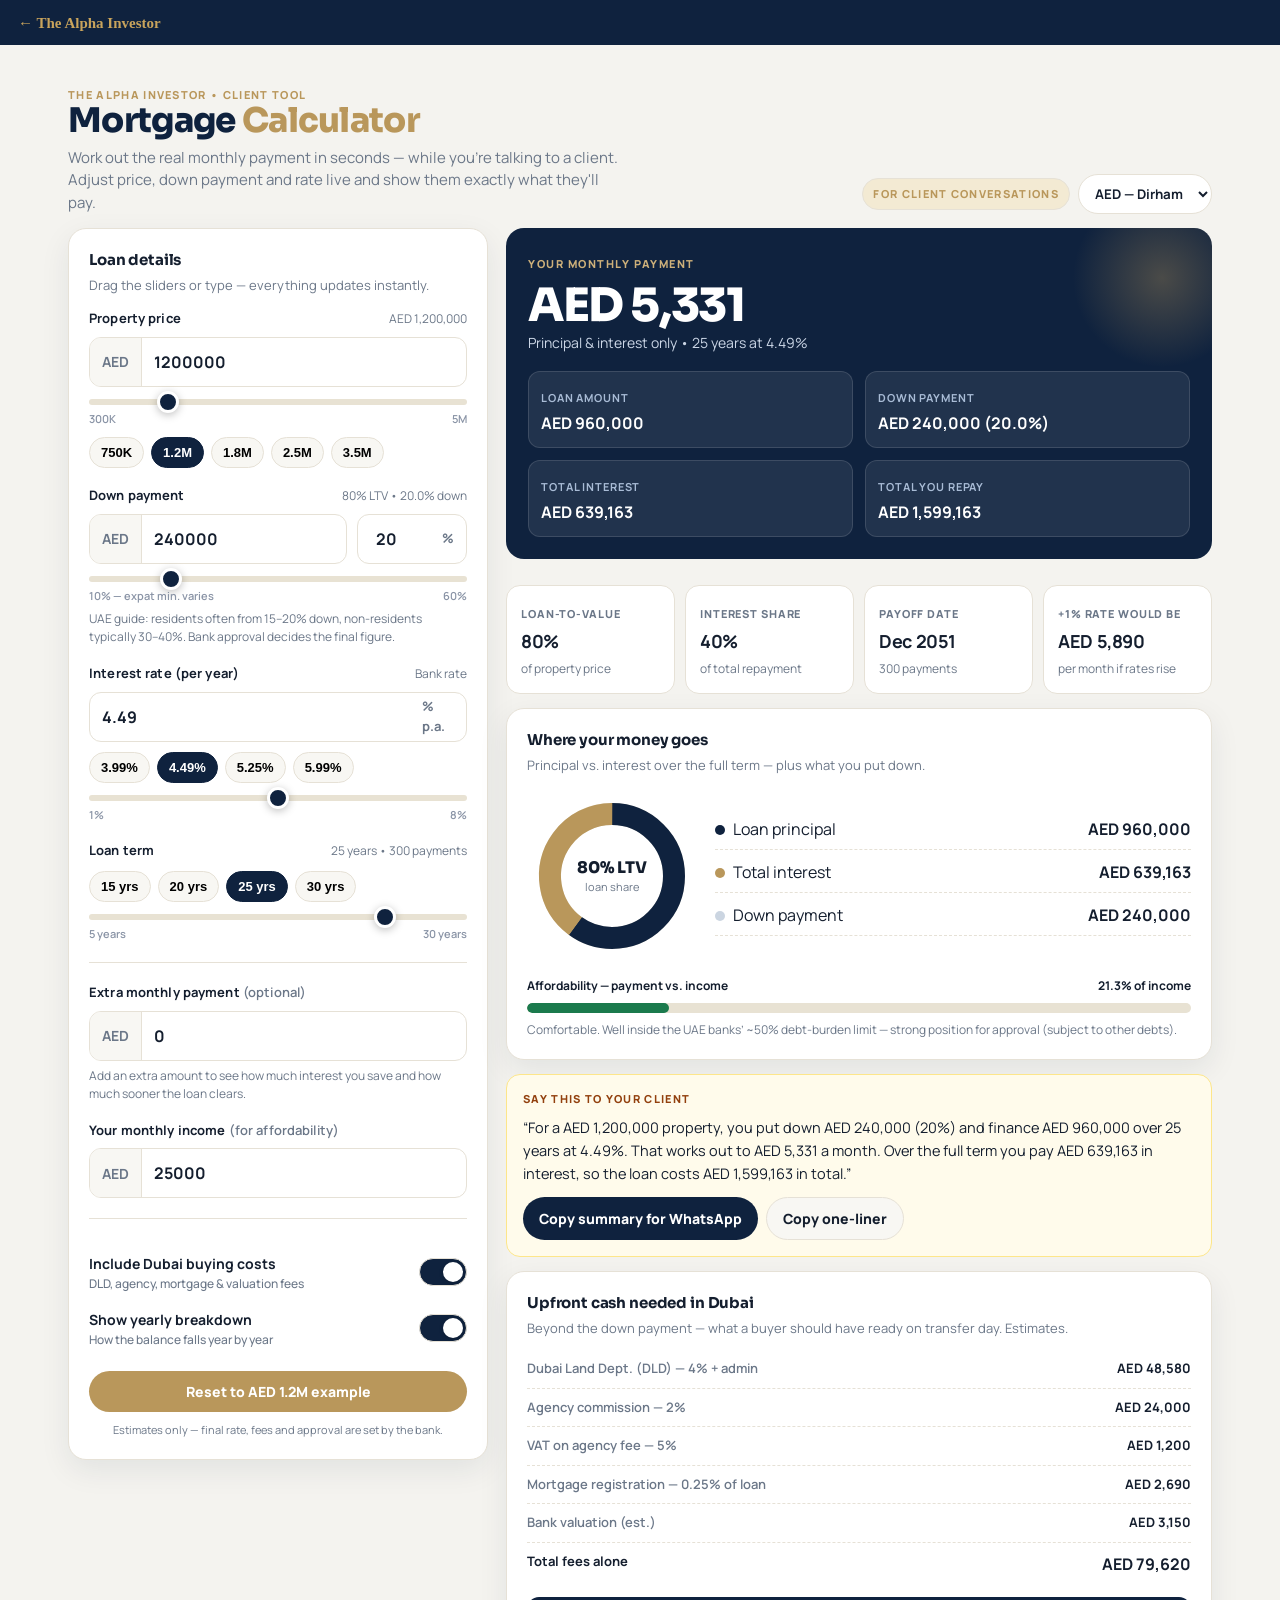
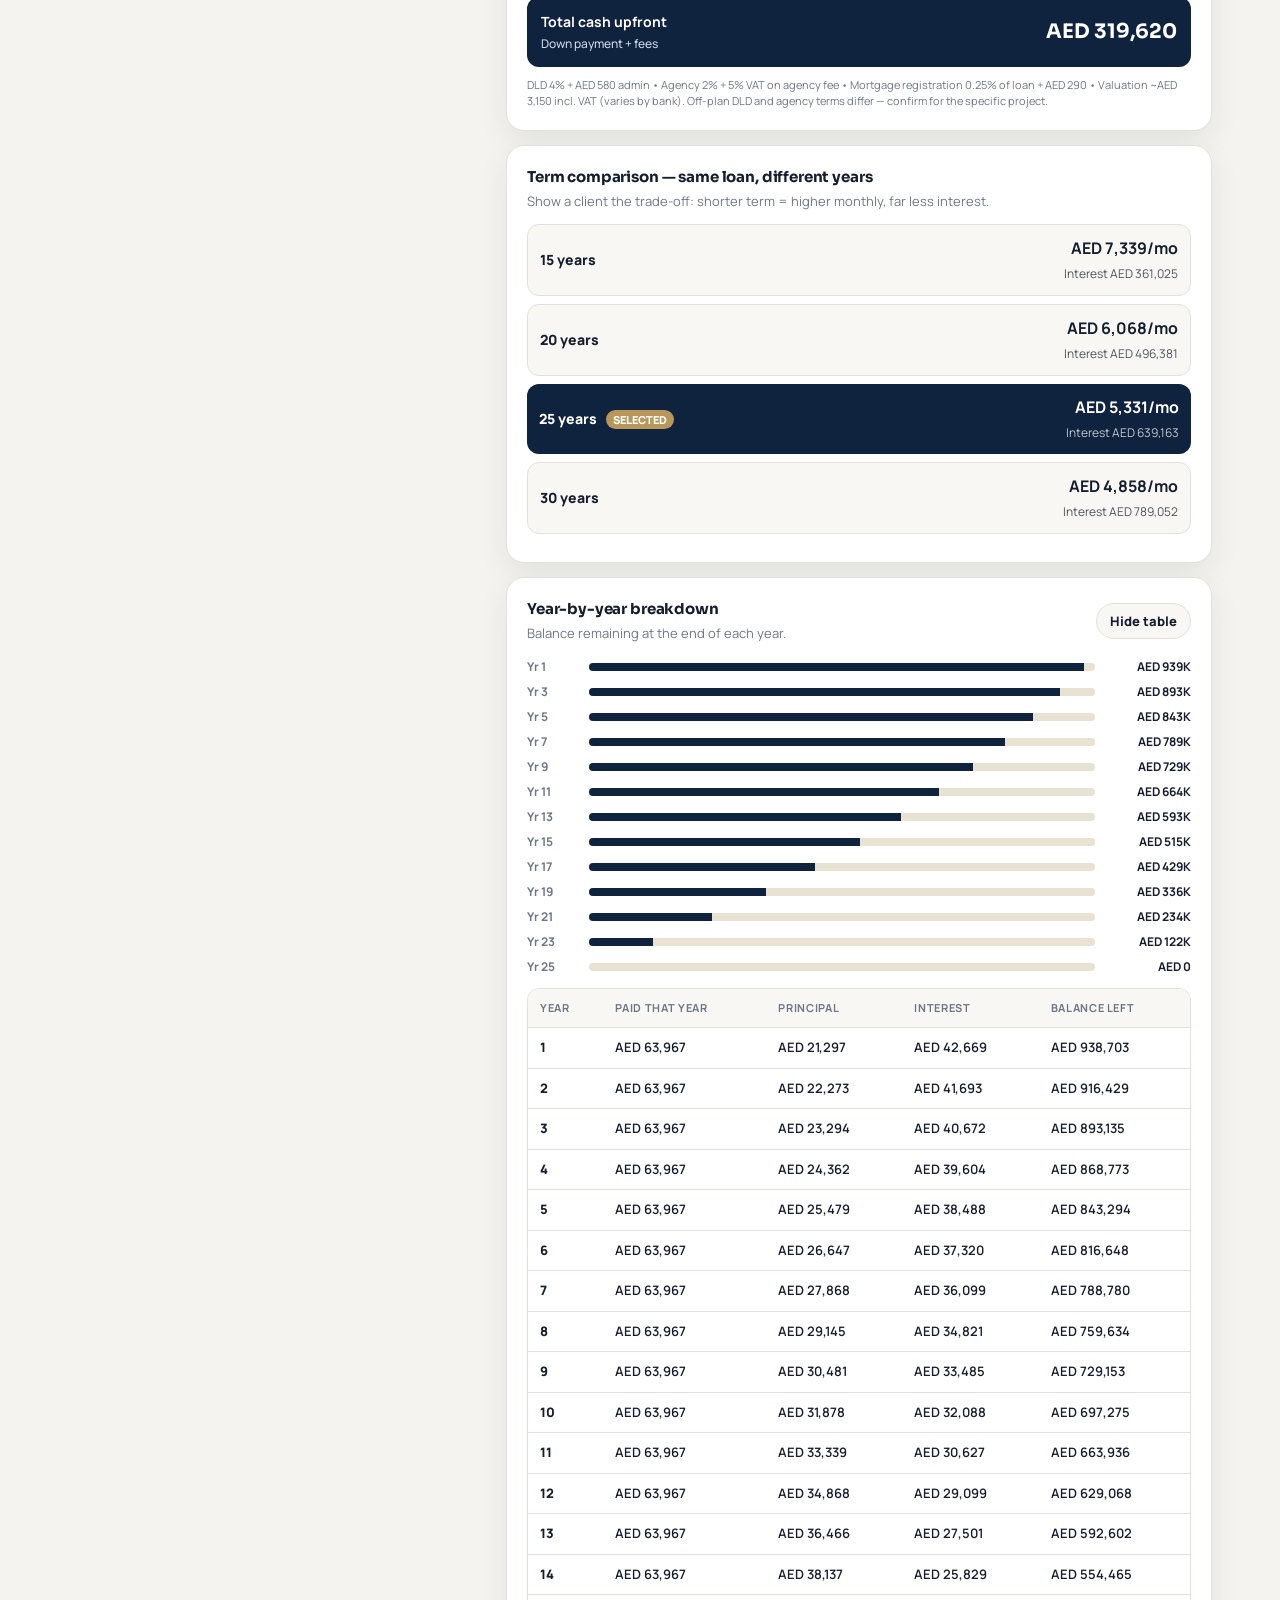
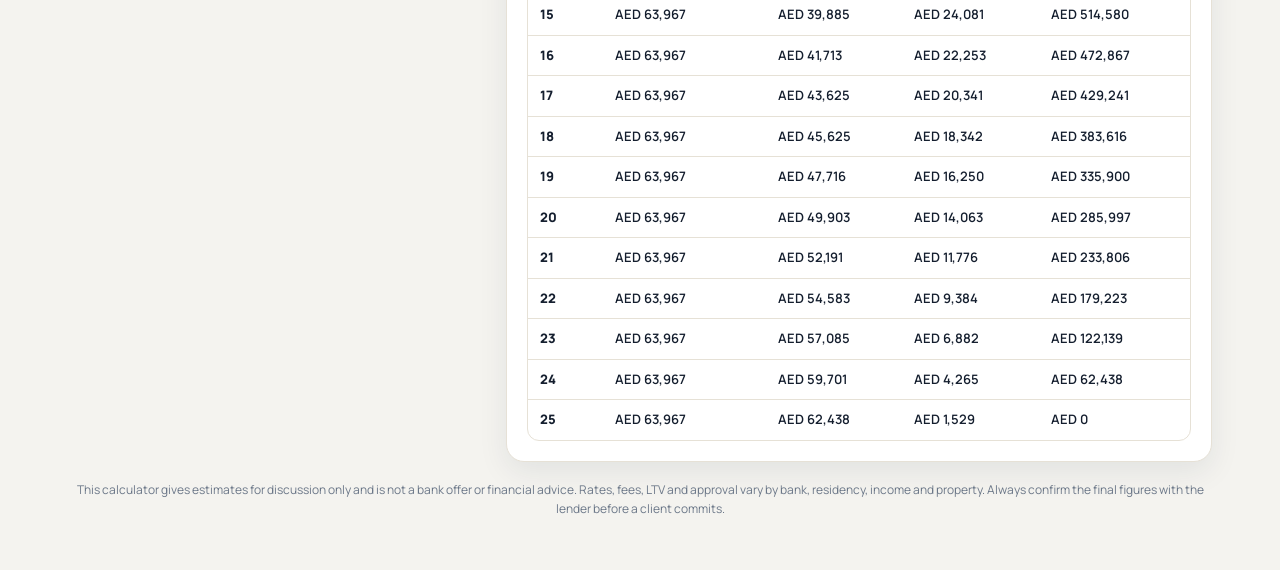
<file: mortgage-calculator.html>
<!doctype html>
<html lang="en">
<head>
<meta charset="utf-8" />
<meta name="viewport" content="width=device-width, initial-scale=1, viewport-fit=cover" />
<meta name="color-scheme" content="light dark" />
<link rel="icon" href="data:image/svg+xml,%3Csvg xmlns='http://www.w3.org/2000/svg' viewBox='0 0 100 100'%3E%3Crect width='100' height='100' rx='18' fill='%230F223E'/%3E%3Ctext x='50' y='70' font-size='56' text-anchor='middle' fill='%23C9A45C' font-family='Georgia, serif' font-weight='bold'%3EA%3C/text%3E%3C/svg%3E">
<link rel="manifest" href="manifest.webmanifest">
<meta name="theme-color" content="#0F223E">
<meta name="mobile-web-app-capable" content="yes">
<meta name="apple-mobile-web-app-capable" content="yes">
<meta name="apple-mobile-web-app-status-bar-style" content="black-translucent">
<meta name="apple-mobile-web-app-title" content="Mortgage Calc">
<title>Mortgage Calculator — For Client Conversations</title>
<link rel="preconnect" href="https://fonts.googleapis.com">
<link rel="preconnect" href="https://fonts.gstatic.com" crossorigin>
<link href="https://fonts.googleapis.com/css2?family=Manrope:wght@400;500;600;700;800&family=Sora:wght@600;700;800&display=swap" rel="stylesheet">
<style>
:root{
  --bg:#F4F3EF; --card:#FFFFFF; --card2:#F8F7F3; --line:#E6E1D6;
  --navy:#0F223E; --navy2:#162F52; --gold:#B9975B; --gold2:#CDB07A; --gold-soft:#F3EAD3;
  --text:#141E2E; --muted:#6B7788; --muted2:#8A94A6;
  --green:#1B7A4D; --amber:#9A6B12; --red:#B42318;
  --input-bg:#FFFFFF; --track:#E8E2D3;
  --shadow:0 10px 30px rgba(15,34,62,.08);
  --radius:18px;
}
@media (prefers-color-scheme: dark){
  :root{
    --bg:#0A1526; --card:#111E33; --card2:#0F1B2E; --line:#22344F;
    --text:#EAF0F7; --muted:#9AA8BC; --muted2:#7C8AA0;
    --input-bg:#0D1A2E; --track:#243650; --gold-soft:#2A2416;
    --shadow:0 10px 30px rgba(0,0,0,.35);
  }
}
*{box-sizing:border-box}
html{scroll-behavior:smooth}
body{margin:0;font-family:"Manrope",system-ui,-apple-system,Segoe UI,Roboto,sans-serif;background:var(--bg);color:var(--text);line-height:1.5;-webkit-font-smoothing:antialiased}
a{color:inherit}
.wrap{max-width:1180px;margin:0 auto;padding:20px 18px 40px}
.top{padding:22px 0 14px;display:flex;flex-wrap:wrap;gap:16px;align-items:flex-end;justify-content:space-between}
.top h1{font-family:"Sora",sans-serif;font-size:34px;line-height:1.05;letter-spacing:-.02em;margin:0;font-weight:800;color:var(--navy)}
@media(prefers-color-scheme:dark){.top h1{color:#fff}}
.top h1 span{color:var(--gold)}
.top p{margin:8px 0 0;color:var(--muted);max-width:560px;font-size:15px}
.badge{font-size:11px;letter-spacing:.12em;text-transform:uppercase;font-weight:800;color:var(--gold);background:var(--gold-soft);border:1px solid var(--line);padding:7px 10px;border-radius:999px;white-space:nowrap}
.grid{display:grid;grid-template-columns:420px 1fr;gap:18px;align-items:start}
.grid>*{min-width:0}
@media(max-width:900px){.grid{grid-template-columns:1fr}}
.card{background:var(--card);border:1px solid var(--line);border-radius:var(--radius);box-shadow:var(--shadow)}
.card-pad{padding:20px}
.card h2{font-family:"Sora",sans-serif;font-size:15px;margin:0 0 4px;letter-spacing:-.01em}
.card h2 + p{margin:0;color:var(--muted);font-size:13px}
.label-row{display:flex;justify-content:space-between;align-items:center;margin:18px 0 8px}
.label-row:first-of-type{margin-top:14px}
.label-row label{font-size:13px;font-weight:700;letter-spacing:.01em}
.label-row .hint{font-size:12px;color:var(--muted)}
.input-wrap{display:flex;align-items:center;background:var(--input-bg);border:1.5px solid var(--line);border-radius:12px;overflow:hidden}
.input-wrap:focus-within{border-color:var(--gold)}
.input-wrap .prefix{padding:0 12px;font-weight:700;color:var(--muted);font-size:14px;border-right:1px solid var(--line);background:var(--card2);height:48px;display:flex;align-items:center}
.input-wrap input{border:0;outline:0;background:transparent;width:100%;padding:13px 12px;font-size:16px;font-weight:700;color:var(--text);font-family:inherit}
.input-wrap .suffix{padding:0 12px;color:var(--muted);font-size:13px;font-weight:700}
input[type=range]{-webkit-appearance:none;appearance:none;width:100%;height:6px;border-radius:999px;background:var(--track);outline:none;margin:10px 0 4px}
input[type=range]::-webkit-slider-thumb{-webkit-appearance:none;width:22px;height:22px;border-radius:50%;background:var(--navy);border:3px solid #fff;box-shadow:0 2px 8px rgba(0,0,0,.25);cursor:pointer}
@media(prefers-color-scheme:dark){input[type=range]::-webkit-slider-thumb{background:var(--gold)}}
input[type=range]::-moz-range-thumb{width:22px;height:22px;border-radius:50%;background:var(--navy);border:3px solid #fff;cursor:pointer}
.range-labels{display:flex;justify-content:space-between;font-size:11px;color:var(--muted2);font-weight:600}
.dual{display:grid;grid-template-columns:1fr 110px;gap:10px;align-items:center}
.pills{display:flex;flex-wrap:wrap;gap:7px;margin-top:10px}
.pill{border:1px solid var(--line);background:var(--card2);padding:7px 11px;border-radius:999px;font-size:13px;font-weight:700;cursor:pointer}
.pill.active{background:var(--navy);color:#fff;border-color:var(--navy)}
@media(prefers-color-scheme:dark){.pill.active{background:var(--gold);color:#111;border-color:var(--gold)}}
select{width:100%;padding:12px;border-radius:12px;border:1.5px solid var(--line);background:var(--input-bg);color:var(--text);font-weight:700;font-family:inherit}
.divider{height:1px;background:var(--line);margin:20px 0}
.toggle-row{display:flex;justify-content:space-between;align-items:center;gap:12px;padding:12px 0}
.toggle-row b{font-size:14px}
.toggle-row span{display:block;font-size:12px;color:var(--muted);font-weight:500}
.switch{width:48px;height:28px;border-radius:999px;background:var(--track);border:1px solid var(--line);position:relative;cursor:pointer;flex-shrink:0}
.switch::after{content:"";position:absolute;top:3px;left:3px;width:20px;height:20px;border-radius:50%;background:#fff;box-shadow:0 1px 4px rgba(0,0,0,.2);transition:.2s}
.switch.on{background:var(--navy)}
.switch.on::after{left:23px}
.hero{background:var(--navy);color:#fff;border-radius:18px;padding:22px;position:relative;overflow:hidden}
.hero::after{content:"";position:absolute;right:-40px;top:-40px;width:180px;height:180px;border-radius:50%;background:radial-gradient(circle, rgba(185,151,91,.35), transparent 70%)}
.hero small{letter-spacing:.14em;text-transform:uppercase;font-size:11px;font-weight:800;color:var(--gold2)}
.hero .amount{font-family:"Sora",sans-serif;font-size:46px;line-height:1;font-weight:800;letter-spacing:-.03em;margin:8px 0 4px}
.hero .sub{color:#CBD6E6;font-size:14px}
.hero-grid{display:grid;grid-template-columns:1fr 1fr;gap:12px;margin-top:18px;position:relative;z-index:1}
.hero-stat{background:rgba(255,255,255,.08);border:1px solid rgba(255,255,255,.12);border-radius:12px;padding:12px}
.hero-stat label{font-size:11px;letter-spacing:.08em;text-transform:uppercase;color:#A9BCD6;font-weight:700}
.hero-stat b{display:block;font-size:16px;margin-top:3px}
.stats{display:grid;grid-template-columns:repeat(4,1fr);gap:10px;margin-top:12px}
@media(max-width:700px){.stats{grid-template-columns:1fr 1fr}}
.stat{background:var(--card);border:1px solid var(--line);border-radius:14px;padding:14px}
.stat label{font-size:11px;letter-spacing:.08em;text-transform:uppercase;color:var(--muted);font-weight:800}
.stat b{display:block;font-size:18px;margin-top:4px;letter-spacing:-.02em}
.stat span{font-size:12px;color:var(--muted)}
.flex-chart{display:grid;grid-template-columns:170px 1fr;gap:18px;align-items:center}
@media(max-width:560px){.flex-chart{grid-template-columns:1fr;justify-items:center}}
.legend{display:grid;gap:10px;width:100%}
.legend-item{display:flex;justify-content:space-between;align-items:center;border-bottom:1px dashed var(--line);padding-bottom:8px}
.legend-item i{width:10px;height:10px;border-radius:50%;display:inline-block;margin-right:8px}
.progress{height:10px;background:var(--track);border-radius:999px;overflow:hidden}
.progress i{display:block;height:100%;border-radius:999px;transition:width .3s}
.table-wrap{overflow:auto;border:1px solid var(--line);border-radius:12px}
table{width:100%;border-collapse:collapse;font-size:13px;min-width:560px}
th{text-align:left;padding:11px 12px;background:var(--card2);color:var(--muted);font-size:11px;letter-spacing:.06em;text-transform:uppercase}
td{padding:10px 12px;border-top:1px solid var(--line);font-weight:600}
td:first-child{font-weight:800}
.btn{appearance:none;border:0;cursor:pointer;font-family:inherit;font-weight:800;border-radius:999px;padding:11px 16px;font-size:14px}
.btn-primary{background:var(--navy);color:#fff}
.btn-gold{background:var(--gold);color:#fff}
.btn-ghost{background:var(--card2);border:1px solid var(--line);color:var(--text)}
.btn:active{transform:scale(.98)}
.talk{background:#FFFBEB;border:1px solid #FDE68A;border-radius:14px;padding:16px}
@media(prefers-color-scheme:dark){.talk{background:#1E1A0F;border-color:#3A3012;color:#FEF3C7}}
.talk p{margin:0;font-size:14.5px;line-height:1.6}
.kicker{font-size:11px;letter-spacing:.12em;text-transform:uppercase;font-weight:800;color:var(--gold)}
.foot{margin-top:18px;color:var(--muted);font-size:12px;line-height:1.6;text-align:center}
.hidden{display:none !important}
.bar-row{display:grid;grid-template-columns:52px 1fr 86px;gap:10px;align-items:center;font-size:12px;margin:7px 0}
.bar-track{height:8px;background:var(--track);border-radius:999px;overflow:hidden;display:flex}
.bar-track i{display:block;height:100%}
</style>
</head>
<body>
<div style="background:#0F223E;padding:10px 18px;"><a href="index.html" style="color:#C9A45C;text-decoration:none;font-family:Georgia,serif;font-weight:700;font-size:15px;">← The Alpha Investor</a></div>
<div class="wrap">
  <div class="top">
    <div>
      <div class="kicker">The Alpha Investor • Client Tool</div>
      <h1>Mortgage <span>Calculator</span></h1>
      <p>Work out the real monthly payment in seconds — while you're talking to a client. Adjust price, down payment and rate live and show them exactly what they'll pay.</p>
    </div>
    <div style="display:flex;gap:8px;align-items:center;flex-wrap:wrap">
      <span class="badge">For client conversations</span>
      <select id="currency" style="width:auto;padding:9px 12px;border-radius:999px" aria-label="Currency">
        <option value="AED">AED — Dirham</option>
        <option value="USD">USD — Dollar</option>
        <option value="GBP">GBP — Pound</option>
        <option value="EUR">EUR — Euro</option>
        <option value="PKR">PKR — Rupee</option>
        <option value="INR">INR — Rupee</option>
      </select>
    </div>
  </div>

  <div class="grid">
    <!-- LEFT: INPUTS -->
    <div class="card card-pad">
      <h2>Loan details</h2>
      <p>Drag the sliders or type — everything updates instantly.</p>

      <div class="label-row"><label for="price">Property price</label><span class="hint" id="priceHint">AED 1,200,000</span></div>
      <div class="input-wrap"><span class="prefix" data-cur>AED</span><input id="price" type="number" inputmode="numeric" value="1200000" min="100000" step="10000"></div>
      <input type="range" id="priceRange" min="300000" max="5000000" step="10000" value="1200000">
      <div class="range-labels"><span>300K</span><span>5M</span></div>

      <div class="pills" id="pricePills">
        <button class="pill" data-price="750000">750K</button>
        <button class="pill active" data-price="1200000">1.2M</button>
        <button class="pill" data-price="1800000">1.8M</button>
        <button class="pill" data-price="2500000">2.5M</button>
        <button class="pill" data-price="3500000">3.5M</button>
      </div>

      <div class="label-row"><label>Down payment</label><span class="hint" id="ltvHint">80% LTV</span></div>
      <div class="dual">
        <div class="input-wrap"><span class="prefix" data-cur>AED</span><input id="downAmt" type="number" value="240000" step="5000"></div>
        <div class="input-wrap"><input id="downPct" type="number" value="20" min="5" max="80" step="1" style="text-align:center"><span class="suffix">%</span></div>
      </div>
      <input type="range" id="downRange" min="10" max="60" step="1" value="20">
      <div class="range-labels"><span>10% — expat min. varies</span><span>60%</span></div>
      <p style="font-size:12px;color:var(--muted);margin:6px 0 0">UAE guide: residents often from 15–20% down, non-residents typically 30–40%. Bank approval decides the final figure.</p>

      <div class="label-row"><label for="rate">Interest rate (per year)</label><span class="hint">Bank rate</span></div>
      <div class="input-wrap"><input id="rate" type="number" value="4.49" step="0.05" min="0" max="15"><span class="suffix">% p.a.</span></div>
      <div class="pills">
        <button class="pill rate-pill" data-rate="3.99">3.99%</button>
        <button class="pill rate-pill active" data-rate="4.49">4.49%</button>
        <button class="pill rate-pill" data-rate="5.25">5.25%</button>
        <button class="pill rate-pill" data-rate="5.99">5.99%</button>
      </div>
      <input type="range" id="rateRange" min="1" max="8" step="0.05" value="4.49">
      <div class="range-labels"><span>1%</span><span>8%</span></div>

      <div class="label-row"><label>Loan term</label><span class="hint" id="termHint">25 years • 300 payments</span></div>
      <div class="pills" id="termPills">
        <button class="pill" data-term="15">15 yrs</button>
        <button class="pill" data-term="20">20 yrs</button>
        <button class="pill active" data-term="25">25 yrs</button>
        <button class="pill" data-term="30">30 yrs</button>
      </div>
      <input type="range" id="termRange" min="5" max="30" step="1" value="25">
      <div class="range-labels"><span>5 years</span><span>30 years</span></div>

      <div class="divider"></div>

      <div class="label-row" style="margin-top:0"><label for="extra">Extra monthly payment <span style="color:var(--muted);font-weight:600">(optional)</span></label></div>
      <div class="input-wrap"><span class="prefix" data-cur>AED</span><input id="extra" type="number" value="0" min="0" step="100" placeholder="0"></div>
      <p style="font-size:12px;color:var(--muted);margin:6px 0 0" id="extraNote">Add an extra amount to see how much interest you save and how much sooner the loan clears.</p>

      <div class="label-row"><label for="income">Your monthly income <span style="color:var(--muted);font-weight:600">(for affordability)</span></label></div>
      <div class="input-wrap"><span class="prefix" data-cur>AED</span><input id="income" type="number" value="25000" step="1000" placeholder="e.g. 25,000"></div>

      <div class="divider"></div>
      <div class="toggle-row">
        <div><b>Include Dubai buying costs</b><span>DLD, agency, mortgage &amp; valuation fees</span></div>
        <div class="switch on" id="feesToggle" role="switch" aria-checked="true" tabindex="0"></div>
      </div>
      <div class="toggle-row" style="padding-top:2px">
        <div><b>Show yearly breakdown</b><span>How the balance falls year by year</span></div>
        <div class="switch on" id="scheduleToggle" role="switch" aria-checked="true" tabindex="0"></div>
      </div>

      <button class="btn btn-gold" id="resetBtn" style="width:100%;margin-top:10px">Reset to AED 1.2M example</button>
      <p style="font-size:11px;color:var(--muted);text-align:center;margin:10px 0 0">Estimates only — final rate, fees and approval are set by the bank.</p>
    </div>

    <!-- RIGHT: RESULTS -->
    <div style="display:grid;gap:14px">
      <div class="hero">
        <small>Your monthly payment</small>
        <div class="amount" id="monthlyBig">AED 5,335</div>
        <div class="sub" id="monthlySub">Principal &amp; interest only • 25 years at 4.49%</div>
        <div class="hero-grid">
          <div class="hero-stat"><label>Loan amount</label><b id="loanAmt">AED 960,000</b></div>
          <div class="hero-stat"><label>Down payment</label><b id="downStat">AED 240,000</b></div>
          <div class="hero-stat"><label>Total interest</label><b id="interestStat">AED 640,000</b></div>
          <div class="hero-stat"><label>Total you repay</label><b id="totalStat">AED 1,600,000</b></div>
        </div>
      </div>

      <div class="stats">
        <div class="stat"><label>Loan-to-value</label><b id="ltvStat">80%</b><span id="ltvNote">of property price</span></div>
        <div class="stat"><label>Interest share</label><b id="intShare">40%</b><span>of total repayment</span></div>
        <div class="stat"><label>Payoff date</label><b id="payoffDate">—</b><span id="payoffNote">300 payments</span></div>
        <div class="stat"><label>+1% rate would be</label><b id="stressStat">—</b><span>per month if rates rise</span></div>
      </div>

      <div class="card card-pad">
        <h2>Where your money goes</h2>
        <p>Principal vs. interest over the full term — plus what you put down.</p>
        <div class="flex-chart" style="margin-top:16px">
          <svg width="170" height="170" viewBox="0 0 170 170" aria-label="Breakdown chart">
            <circle cx="85" cy="85" r="62" fill="none" stroke="var(--track)" stroke-width="22"/>
            <circle id="arcPrincipal" cx="85" cy="85" r="62" fill="none" stroke="#0F223E" stroke-width="22" stroke-dasharray="389.5" stroke-dashoffset="120" transform="rotate(-90 85 85)" stroke-linecap="butt"/>
            <circle id="arcInterest" cx="85" cy="85" r="62" fill="none" stroke="#B9975B" stroke-width="22" stroke-dasharray="389.5" stroke-dashoffset="280" transform="rotate(130 85 85)"/>
            <text x="85" y="82" text-anchor="middle" font-family="Sora" font-weight="800" font-size="16" fill="var(--text)" id="donutCenter">80% LTV</text>
            <text x="85" y="100" text-anchor="middle" font-size="11" fill="var(--muted)">loan share</text>
          </svg>
          <div class="legend">
            <div class="legend-item"><span><i style="background:#0F223E"></i>Loan principal</span><b id="legPrincipal">—</b></div>
            <div class="legend-item"><span><i style="background:#B9975B"></i>Total interest</span><b id="legInterest">—</b></div>
            <div class="legend-item"><span><i style="background:#CBD5E1"></i>Down payment</span><b id="legDown">—</b></div>
            <div id="extraSaveBox" class="hidden" style="background:var(--gold-soft);border:1px solid var(--line);border-radius:10px;padding:10px 12px;font-size:13px"><b id="extraSaveText"></b></div>
          </div>
        </div>
        <div style="margin-top:16px">
          <div style="display:flex;justify-content:space-between;font-size:12px;font-weight:700"><span>Affordability — payment vs. income</span><span id="dbrText">—</span></div>
          <div class="progress" style="margin-top:8px"><i id="dbrBar" style="background:var(--green);width:20%"></i></div>
          <p style="font-size:12px;color:var(--muted);margin:8px 0 0" id="dbrNote">UAE banks usually keep total debts under ~50% of income (DBR). Lower is stronger for approval.</p>
        </div>
      </div>

      <div class="talk">
        <div class="kicker" style="color:#92400E">Say this to your client</div>
        <p id="talkTrack" style="margin-top:8px"></p>
        <div style="display:flex;gap:8px;flex-wrap:wrap;margin-top:12px">
          <button class="btn btn-primary" id="copyBtn">Copy summary for WhatsApp</button>
          <button class="btn btn-ghost" id="copyShortBtn">Copy one-liner</button>
          <span id="copyOk" style="align-self:center;font-size:13px;font-weight:700;color:var(--green)" class="hidden">Copied ✓</span>
        </div>
      </div>

      <div class="card card-pad" id="feesCard">
        <h2>Upfront cash needed in Dubai</h2>
        <p>Beyond the down payment — what a buyer should have ready on transfer day. Estimates.</p>
        <div id="feesList" style="margin-top:12px;display:grid;gap:0"></div>
        <div style="display:flex;justify-content:space-between;align-items:center;background:var(--navy);color:#fff;border-radius:12px;padding:14px;margin-top:12px">
          <span style="font-weight:700;font-size:14px">Total cash upfront<br><span style="font-weight:500;color:#CBD6E6;font-size:12px">Down payment + fees</span></span>
          <b style="font-family:Sora;font-size:20px" id="feesTotal">—</b>
        </div>
        <p style="font-size:11px;color:var(--muted);margin:10px 0 0">DLD 4% + AED 580 admin • Agency 2% + 5% VAT on agency fee • Mortgage registration 0.25% of loan + AED 290 • Valuation ~AED 3,150 incl. VAT (varies by bank). Off-plan DLD and agency terms differ — confirm for the specific project.</p>
      </div>

      <div class="card card-pad" id="compareCard">
        <h2>Term comparison — same loan, different years</h2>
        <p>Show a client the trade-off: shorter term = higher monthly, far less interest.</p>
        <div id="compareRows" style="margin-top:12px"></div>
      </div>

      <div class="card card-pad" id="scheduleCard">
        <div style="display:flex;justify-content:space-between;align-items:center;gap:10px;flex-wrap:wrap">
          <div><h2>Year-by-year breakdown</h2><p>Balance remaining at the end of each year.</p></div>
          <button class="btn btn-ghost" id="toggleTableBtn" style="padding:8px 13px;font-size:13px">Hide table</button>
        </div>
        <div id="bars" style="margin-top:14px"></div>
        <div class="table-wrap" id="tableWrap" style="margin-top:12px">
          <table>
            <thead><tr><th>Year</th><th>Paid that year</th><th>Principal</th><th>Interest</th><th>Balance left</th></tr></thead>
            <tbody id="tbody"></tbody>
          </table>
        </div>
      </div>
    </div>
  </div>

  <p class="foot">This calculator gives estimates for discussion only and is not a bank offer or financial advice. Rates, fees, LTV and approval vary by bank, residency, income and property. Always confirm the final figures with the lender before a client commits.</p>
</div>

<script>
(function(){
  var $=function(id){return document.getElementById(id)};
  var state={currency:'AED'};
  var fmtCache={};
  function fmt(n){
    var cur=state.currency;
    if(!fmtCache[cur]){ try{ fmtCache[cur]=new Intl.NumberFormat('en-US',{style:'currency',currency:cur,maximumFractionDigits:0}); }catch(e){ fmtCache[cur]=new Intl.NumberFormat('en-US',{maximumFractionDigits:0}); } }
    return fmtCache[cur].format(Math.round(n));
  }
  function fmtShort(n){
    if(n>=1000000) return state.currency+' '+(n/1000000).toFixed(2).replace(/\.00$/,'')+'M';
    if(n>=1000) return state.currency+' '+Math.round(n/1000)+'K';
    return fmt(n);
  }
  function num(id){ var v=parseFloat($(id).value); return isNaN(v)?0:v; }

  function monthlyPayment(P, annualPct, years){
    var r=annualPct/100/12, n=Math.round(years*12);
    if(P<=0||n<=0) return 0;
    if(r===0) return P/n;
    var f=Math.pow(1+r,n);
    return P*r*f/(f-1);
  }
  function amortize(P, annualPct, years, extra){
    var r=annualPct/100/12, n=Math.round(years*12);
    var pay=monthlyPayment(P,annualPct,years);
    var bal=P, totalInt=0, rows=[], yearPrincipal=0, yearInterest=0, yearPaid=0, monthsTaken=0;
    for(var m=1;m<=n && bal>0.01;m++){
      var interest=bal*r;
      var principal=pay-interest+ (extra||0);
      if(principal>bal) principal=bal;
      var actual=principal+interest;
      bal-=principal; totalInt+=interest; monthsTaken=m;
      yearPrincipal+=principal; yearInterest+=interest; yearPaid+=actual;
      if(m%12===0 || bal<=0.01){
        rows.push({year:Math.ceil(m/12), paid:yearPaid, principal:yearPrincipal, interest:yearInterest, balance:Math.max(0,bal)});
        yearPrincipal=0; yearInterest=0; yearPaid=0;
      }
      if(bal<=0.01) break;
    }
    return {payment:pay, totalInterest:totalInt, totalPaid:P+totalInt, rows:rows, months:monthsTaken};
  }

  function setPillActive(containerId, attr, val){
    var c=$(containerId); if(!c) return;
    var btns=c.querySelectorAll('.pill');
    for(var i=0;i<btns.length;i++){ btns[i].classList.toggle('active', String(btns[i].getAttribute(attr))===String(val)); }
  }

  function calc(){
    var price=Math.max(0,num('price'));
    var downPct=Math.min(95,Math.max(0,num('downPct')));
    var downAmt=Math.max(0,num('downAmt'));
    // keep downAmt authoritative if it was last edited? Use pct to derive when price changes handled by callers; here sync: if downAmt != price*pct/100 by >1, prefer downAmt typed
    // Simple rule: loan = price - downAmt, and pct shown = downAmt/price
    if(price>0){ downPct = downAmt/price*100; }
    var loan=Math.max(0, price-downAmt);
    var rate=Math.max(0,num('rate'));
    var years=Math.max(1, Math.round(parseFloat($('termRange').value)||25));
    var extra=Math.max(0,num('extra'));
    var income=Math.max(0,num('income'));
    var cur=state.currency;

    document.querySelectorAll('[data-cur]').forEach(function(el){ el.textContent=cur; });
    $('priceHint').textContent=fmt(price);
    $('ltvHint').textContent=(loan/ (price||1)*100).toFixed(0)+'% LTV • '+downPct.toFixed(1)+'% down';
    $('termHint').textContent=years+' years • '+(years*12)+' payments';

    var base=amortize(loan, rate, years, 0);
    var withExtra=amortize(loan, rate, years, extra);
    var pay=base.payment;
    var totalMonthly = pay + extra;

    $('monthlyBig').textContent=fmt(totalMonthly) + (extra>0 ? '' : '');
    $('monthlySub').textContent = extra>0
      ? fmt(pay)+' standard + '+fmt(extra)+' extra • clears in '+(withExtra.months/12).toFixed(1)+' years at '+rate.toFixed(2)+'%'
      : 'Principal & interest only • '+years+' years at '+rate.toFixed(2)+'%';
    $('loanAmt').textContent=fmt(loan);
    $('downStat').textContent=fmt(downAmt)+' ('+downPct.toFixed(1)+'%)';
    $('interestStat').textContent=fmt(withExtra.totalInterest);
    $('totalStat').textContent=fmt(loan+withExtra.totalInterest);

    $('ltvStat').textContent=(loan/(price||1)*100).toFixed(0)+'%';
    var totalRep=loan+withExtra.totalInterest;
    $('intShare').textContent=(totalRep? (withExtra.totalInterest/totalRep*100).toFixed(0):0)+'%';
    var now=new Date(); var payoff=new Date(now.getFullYear(), now.getMonth()+withExtra.months, 1);
    var monthNames=['Jan','Feb','Mar','Apr','May','Jun','Jul','Aug','Sep','Oct','Nov','Dec'];
    $('payoffDate').textContent=monthNames[payoff.getMonth()]+' '+payoff.getFullYear();
    $('payoffNote').textContent=withExtra.months+' payments'+(extra>0?' with extra':'');
    var stress=monthlyPayment(loan, rate+1, years);
    $('stressStat').textContent=fmt(stress);

    // Donut: principal vs interest proportions of (loan+interest)
    var circ=389.5;
    var tot=loan+withExtra.totalInterest || 1;
    var pFrac=loan/tot, iFrac=withExtra.totalInterest/tot;
    var pLen=pFrac*circ, iLen=iFrac*circ;
    var arcP=$('arcPrincipal'), arcI=$('arcInterest');
    arcP.style.strokeDasharray=pLen+' '+circ; arcP.style.strokeDashoffset='0';
    arcI.style.strokeDasharray=iLen+' '+circ; arcI.style.strokeDashoffset='0';
    arcI.setAttribute('transform','rotate('+(-90 + pFrac*360)+' 85 85)');
    if(window.matchMedia && window.matchMedia('(prefers-color-scheme: dark)').matches){ arcP.setAttribute('stroke','#EAF0F7'); } else { arcP.setAttribute('stroke','#0F223E'); }
    $('donutCenter').textContent=(loan/(price||1)*100).toFixed(0)+'% LTV';
    $('legPrincipal').textContent=fmt(loan);
    $('legInterest').textContent=fmt(withExtra.totalInterest);
    $('legDown').textContent=fmt(downAmt);

    if(extra>0 && base.totalInterest>withExtra.totalInterest){
      $('extraSaveBox').classList.remove('hidden');
      var saved=base.totalInterest-withExtra.totalInterest;
      var monthsSaved=base.months-withExtra.months;
      $('extraSaveText').textContent='Extra '+fmt(extra)+'/mo saves '+fmt(saved)+' in interest and clears the loan '+monthsSaved+' months sooner.';
      $('extraNote').textContent='Nice — that extra payment goes straight to principal.';
    } else {
      $('extraSaveBox').classList.add('hidden');
      $('extraNote').textContent='Add an extra amount to see how much interest you save and how much sooner the loan clears.';
    }

    // Affordability / DBR
    if(income>0){
      var dbr=totalMonthly/income*100;
      $('dbrText').textContent=dbr.toFixed(1)+'% of income';
      var bar=$('dbrBar'); bar.style.width=Math.min(100,dbr)+'%';
      bar.style.background= dbr<=35 ? 'var(--green)' : dbr<=50 ? '#D97706' : 'var(--red)';
      $('dbrNote').textContent= dbr<=35 ? 'Comfortable. Well inside the UAE banks\u2019 ~50% debt-burden limit — strong position for approval (subject to other debts).'
        : dbr<=50 ? 'Manageable, but close to the ~50% DBR ceiling once car loans / cards are added. A bigger down payment would help.'
        : 'Over the typical ~50% DBR ceiling on this payment alone. Consider a larger down payment, longer term, or a lower price.';
    } else {
      $('dbrText').textContent='Add income to check';
      $('dbrBar').style.width='0%';
    }

    // Talk track
    var talk='For a '+fmt(price)+' property, you put down '+fmt(downAmt)+' ('+downPct.toFixed(0)+'%) and finance '+fmt(loan)+' over '+years+' years at '+rate.toFixed(2)+'%. That works out to '+fmt(totalMonthly)+' a month. Over the full term you pay '+fmt(withExtra.totalInterest)+' in interest, so the loan costs '+fmt(totalRep)+' in total'+(extra>0? ', and your extra payment clears it in '+Math.ceil(withExtra.months/12)+' years':'')+'.';
    $('talkTrack').textContent='\u201C'+talk+'\u201D';

    // Fees
    var showFees=$('feesToggle').classList.contains('on');
    $('feesCard').classList.toggle('hidden', !showFees);
    var dld=price*0.04+580;
    var agency=price*0.02; var agencyVat=agency*0.05;
    var reg=loan*0.0025+290;
    var valuation=3150;
    var fees=dld+agency+agencyVat+reg+valuation;
    var rowsHtml=[
      ['Dubai Land Dept. (DLD) — 4% + admin', dld],
      ['Agency commission — 2%', agency],
      ['VAT on agency fee — 5%', agencyVat],
      ['Mortgage registration — 0.25% of loan', reg],
      ['Bank valuation (est.)', valuation]
    ].map(function(r){ return '<div style="display:flex;justify-content:space-between;padding:9px 0;border-bottom:1px dashed var(--line)"><span style="font-size:13px;color:var(--muted);font-weight:600">'+r[0]+'</span><b style="font-size:13px">'+fmt(r[1])+'</b></div>'; }).join('');
    $('feesList').innerHTML=rowsHtml+'<div style="display:flex;justify-content:space-between;padding:9px 0"><span style="font-size:13px;font-weight:700">Total fees alone</span><b>'+fmt(fees)+'</b></div>';
    $('feesTotal').textContent=fmt(downAmt+fees);

    // Compare terms
    var terms=[15,20,25,30];
    var maxInt=Math.max.apply(null, terms.map(function(t){ return amortize(loan,rate,t,0).totalInterest; }))||1;
    $('compareRows').innerHTML=terms.map(function(t){
      var a=amortize(loan,rate,t,0);
      var isCur=t===years;
      return '<div style="display:flex;justify-content:space-between;align-items:center;gap:10px;padding:11px 12px;border-radius:12px;margin-bottom:8px;'+(isCur?'background:var(--navy);color:#fff':'background:var(--card2);border:1px solid var(--line)')+'">'
        +'<span style="font-weight:800;font-size:14px">'+t+' years '+(isCur?'<span style="font-size:11px;background:var(--gold);color:#fff;padding:2px 7px;border-radius:999px;margin-left:6px">SELECTED</span>':'')+'</span>'
        +'<span style="text-align:right"><b>'+fmt(a.payment)+'/mo</b><br><span style="font-size:12px;opacity:.75">Interest '+fmt(a.totalInterest)+'</span></span></div>';
    }).join('');

    // Schedule
    var showSched=$('scheduleToggle').classList.contains('on');
    $('scheduleCard').classList.toggle('hidden', !showSched);
    var maxBal=loan||1;
    $('bars').innerHTML=withExtra.rows.filter(function(_,i){ return i%2===0 || i===withExtra.rows.length-1; }).slice(0,16).map(function(r){
      var pctBal=r.balance/maxBal*100;
      return '<div class="bar-row"><span style="font-weight:700;color:var(--muted)">Yr '+r.year+'</span><div class="bar-track"><i style="background:#0F223E;width:'+pctBal+'%"></i></div><span style="text-align:right;font-weight:700">'+fmtShort(r.balance)+'</span></div>';
    }).join('');
    $('tbody').innerHTML=withExtra.rows.map(function(r){
      return '<tr><td>'+r.year+'</td><td>'+fmt(r.paid)+'</td><td>'+fmt(r.principal)+'</td><td>'+fmt(r.interest)+'</td><td>'+fmt(r.balance)+'</td></tr>';
    }).join('');

    // store for copy
    window.__summary={price:price,downAmt:downAmt,downPct:downPct,loan:loan,rate:rate,years:years,pay:pay,totalMonthly:totalMonthly,interest:withExtra.totalInterest,totalRep:totalRep,fees:fees,upfront:downAmt+fees,cur:cur};
  }

  function syncFromPrice(){
    var price=num('price'); var pct=parseFloat($('downPct').value)||20;
    $('downAmt').value=Math.round(price*pct/100);
    $('priceRange').value=Math.min(5000000,Math.max(300000,price));
    setPillActive('pricePills','data-price',price);
    calc();
  }
  function syncFromDownAmt(){
    var price=num('price'); var amt=num('downAmt');
    if(price>0) $('downPct').value=(amt/price*100).toFixed(1);
    $('downRange').value=Math.min(60,Math.max(10, amt/(price||1)*100));
    calc();
  }
  function syncFromDownPct(){
    var price=num('price'); var pct=num('downPct');
    $('downAmt').value=Math.round(price*pct/100);
    $('downRange').value=pct;
    calc();
  }
  function syncRate(){
    $('rateRange').value=num('rate');
    document.querySelectorAll('.rate-pill').forEach(function(b){ b.classList.toggle('active', parseFloat(b.getAttribute('data-rate'))===num('rate')); });
    calc();
  }
  function syncTerm(years){
    $('termRange').value=years;
    setPillActive('termPills','data-term',years);
    calc();
  }

  // Events
  $('price').addEventListener('input', syncFromPrice);
  $('priceRange').addEventListener('input', function(){ $('price').value=this.value; syncFromPrice(); });
  $('downAmt').addEventListener('input', syncFromDownAmt);
  $('downPct').addEventListener('input', syncFromDownPct);
  $('downRange').addEventListener('input', function(){ $('downPct').value=this.value; syncFromDownPct(); });
  $('rate').addEventListener('input', syncRate);
  $('rateRange').addEventListener('input', function(){ $('rate').value=this.value; syncRate(); });
  $('termRange').addEventListener('input', function(){ syncTerm(parseInt(this.value,10)); });
  $('extra').addEventListener('input', calc);
  $('income').addEventListener('input', calc);
  $('currency').addEventListener('change', function(){ state.currency=this.value; calc(); });

  document.querySelectorAll('#pricePills .pill').forEach(function(b){ b.addEventListener('click', function(){ $('price').value=b.getAttribute('data-price'); syncFromPrice(); }); });
  document.querySelectorAll('.rate-pill').forEach(function(b){ b.addEventListener('click', function(){ $('rate').value=b.getAttribute('data-rate'); syncRate(); }); });
  document.querySelectorAll('#termPills .pill').forEach(function(b){ b.addEventListener('click', function(){ syncTerm(parseInt(b.getAttribute('data-term'),10)); }); });

  function bindToggle(id){ var el=$(id); function flip(){ el.classList.toggle('on'); el.setAttribute('aria-checked', el.classList.contains('on')); calc(); } el.addEventListener('click', flip); el.addEventListener('keydown', function(e){ if(e.key==='Enter'||e.key===' '){ e.preventDefault(); flip(); } }); }
  bindToggle('feesToggle'); bindToggle('scheduleToggle');

  $('toggleTableBtn').addEventListener('click', function(){
    var w=$('tableWrap'); var hidden=w.classList.toggle('hidden');
    this.textContent= hidden ? 'Show table' : 'Hide table';
  });

  $('resetBtn').addEventListener('click', function(){
    state.currency='AED'; $('currency').value='AED';
    $('price').value=1200000; $('downPct').value=20; $('downAmt').value=240000;
    $('rate').value=4.49; $('extra').value=0; $('income').value=25000;
    $('priceRange').value=1200000; $('downRange').value=20; $('rateRange').value=4.49;
    syncTerm(25); syncRate(); syncFromPrice();
  });

  function copyText(t, btn){
    function done(){ var ok=$('copyOk'); ok.classList.remove('hidden'); setTimeout(function(){ ok.classList.add('hidden'); },1800); }
    if(navigator.clipboard && navigator.clipboard.writeText){ navigator.clipboard.writeText(t).then(done).catch(function(){ fallback(); }); } else fallback();
    function fallback(){ var ta=document.createElement('textarea'); ta.value=t; document.body.appendChild(ta); ta.select(); try{document.execCommand('copy');}catch(e){} document.body.removeChild(ta); done(); }
  }
  $('copyBtn').addEventListener('click', function(){
    var s=window.__summary; if(!s) return;
    var txt='Mortgage summary\n'
      +'Property: '+fmt(s.price)+'\n'
      +'Down payment: '+fmt(s.downAmt)+' ('+s.downPct.toFixed(0)+'%)\n'
      +'Loan: '+fmt(s.loan)+' over '+s.years+' years at '+s.rate.toFixed(2)+'%\n'
      +'Monthly payment: '+fmt(s.totalMonthly)+'\n'
      +'Total interest: '+fmt(s.interest)+'\n'
      +'Total cash upfront (down + Dubai fees est.): '+fmt(s.upfront)+'\n'
      +'— Estimates only, final figures confirmed by the bank.';
    copyText(txt);
  });
  $('copyShortBtn').addEventListener('click', function(){
    var s=window.__summary; if(!s) return;
    copyText(fmt(s.price)+' property — '+fmt(s.downAmt)+' down, '+fmt(s.totalMonthly)+'/month for '+s.years+' yrs at '+s.rate.toFixed(2)+'%. Loan '+fmt(s.loan)+'.');
  });

  // init
  syncTerm(25);
  calc();
})();
</script>
</body>
</html>
</file>
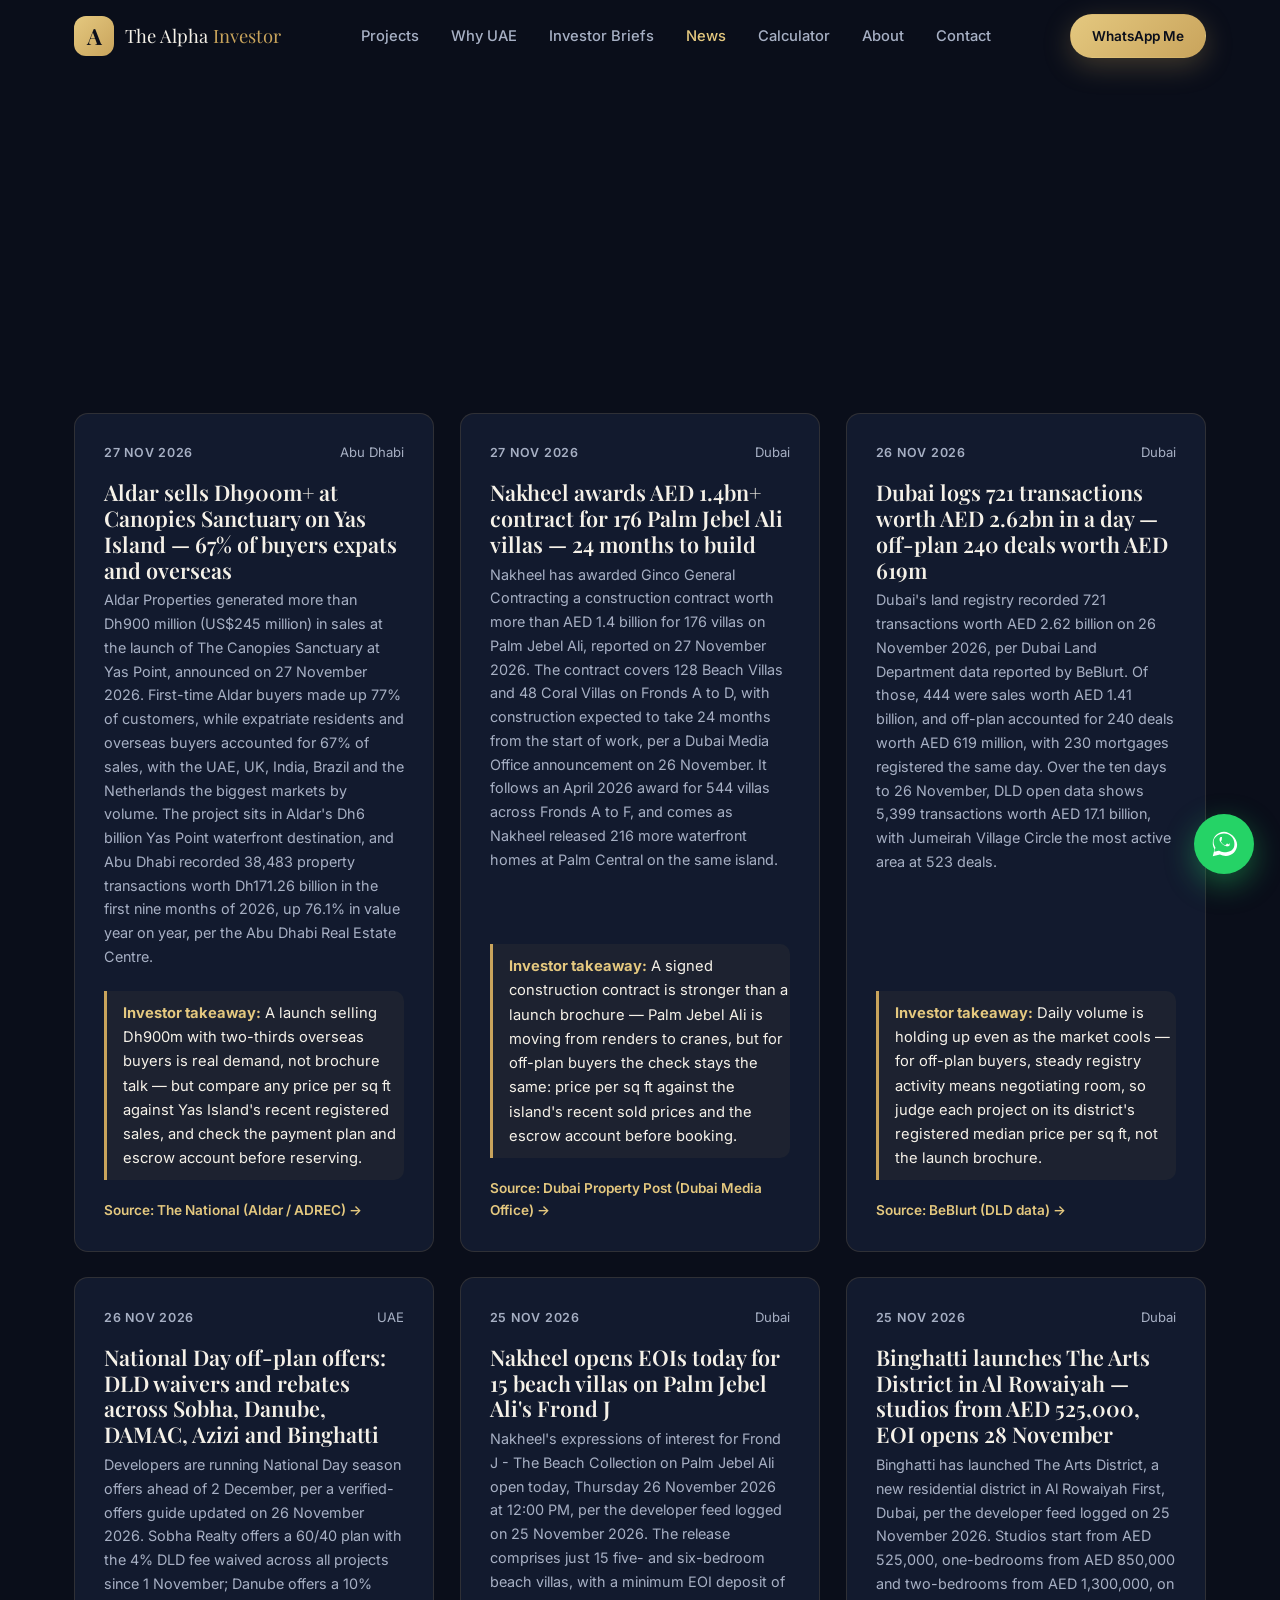
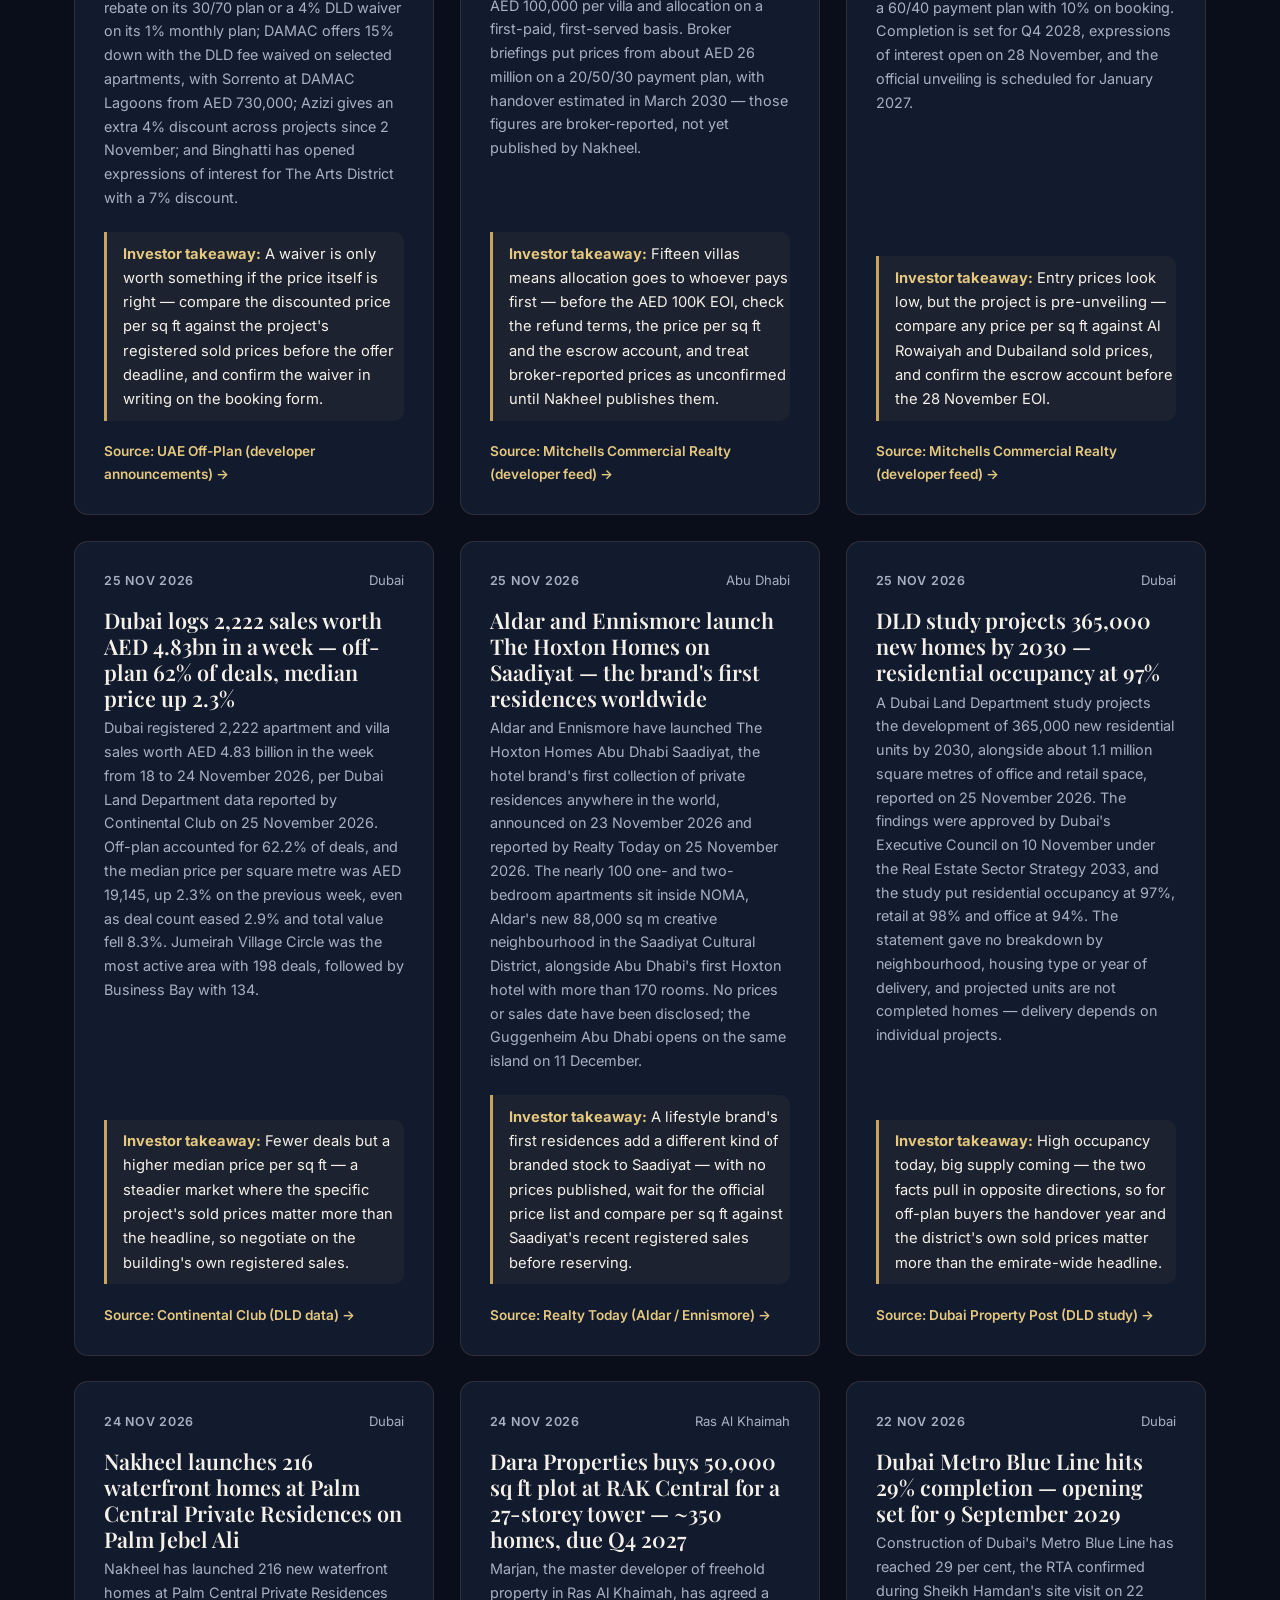
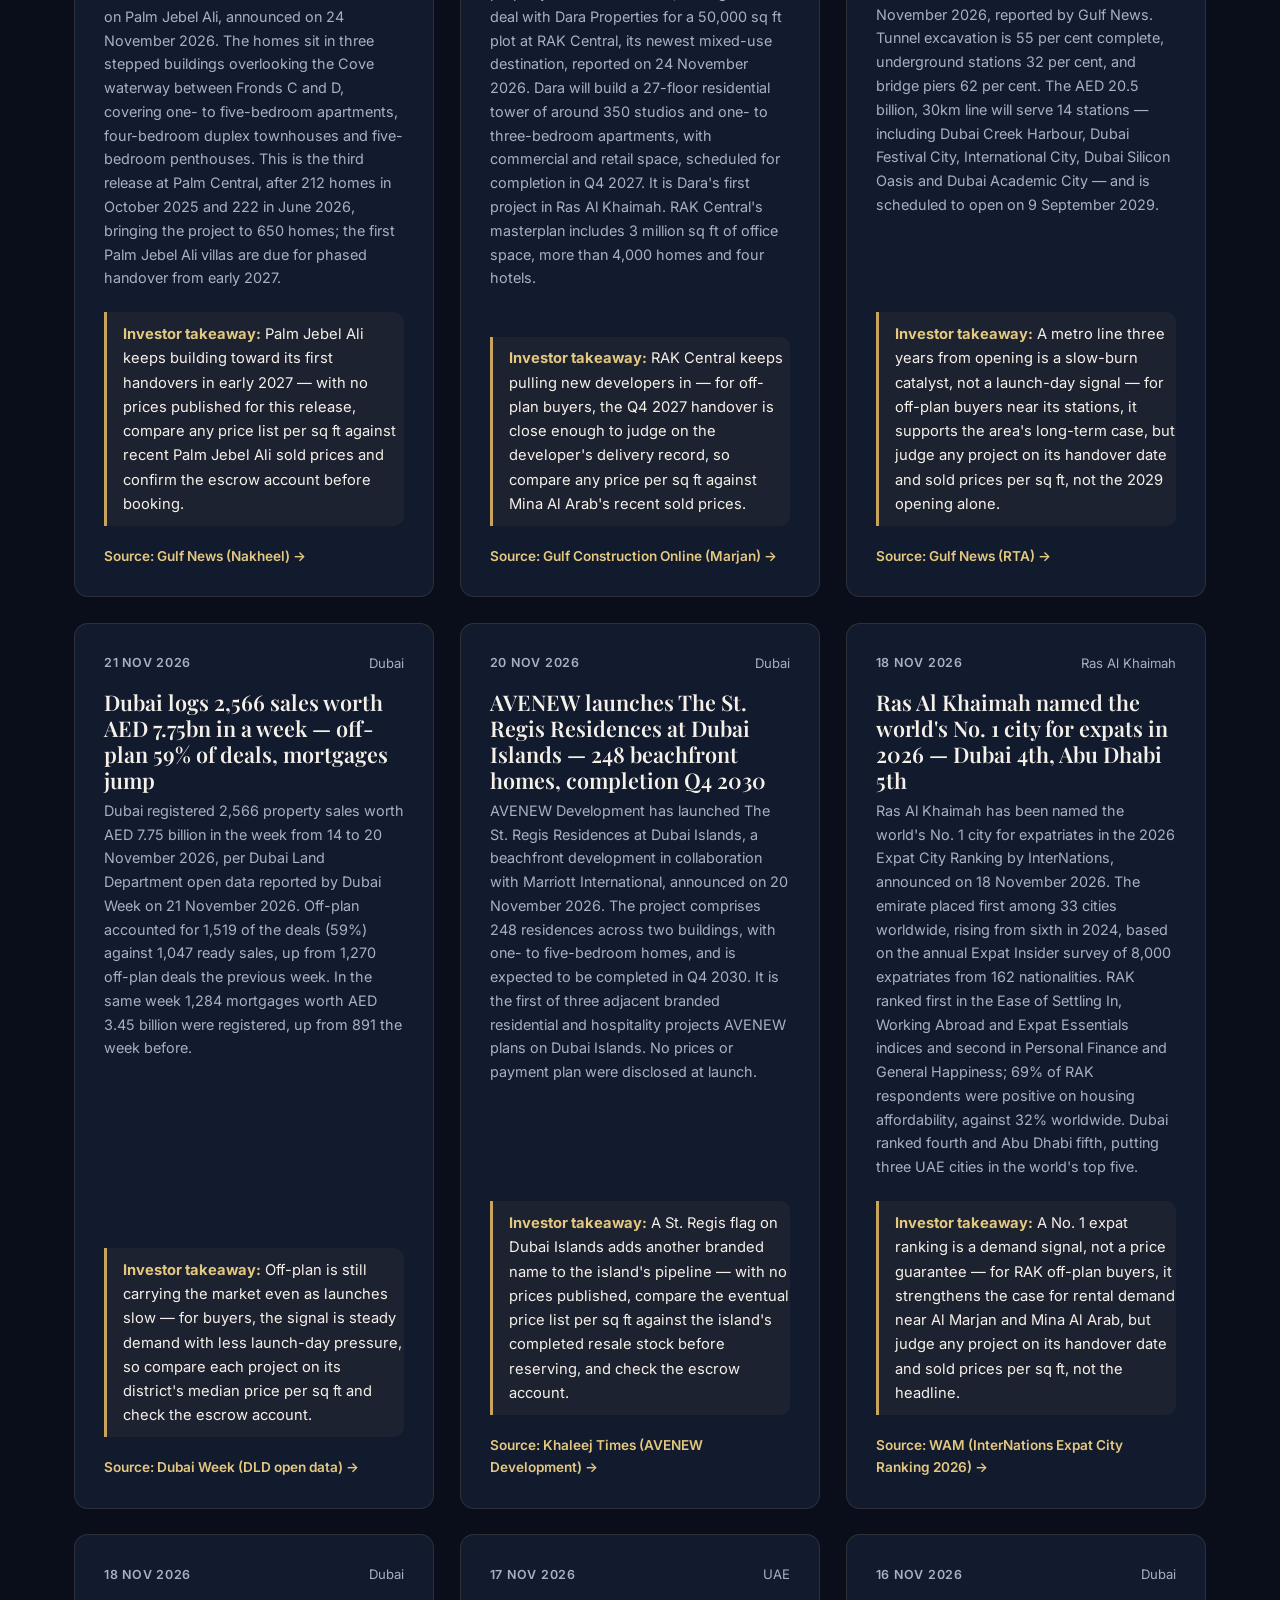
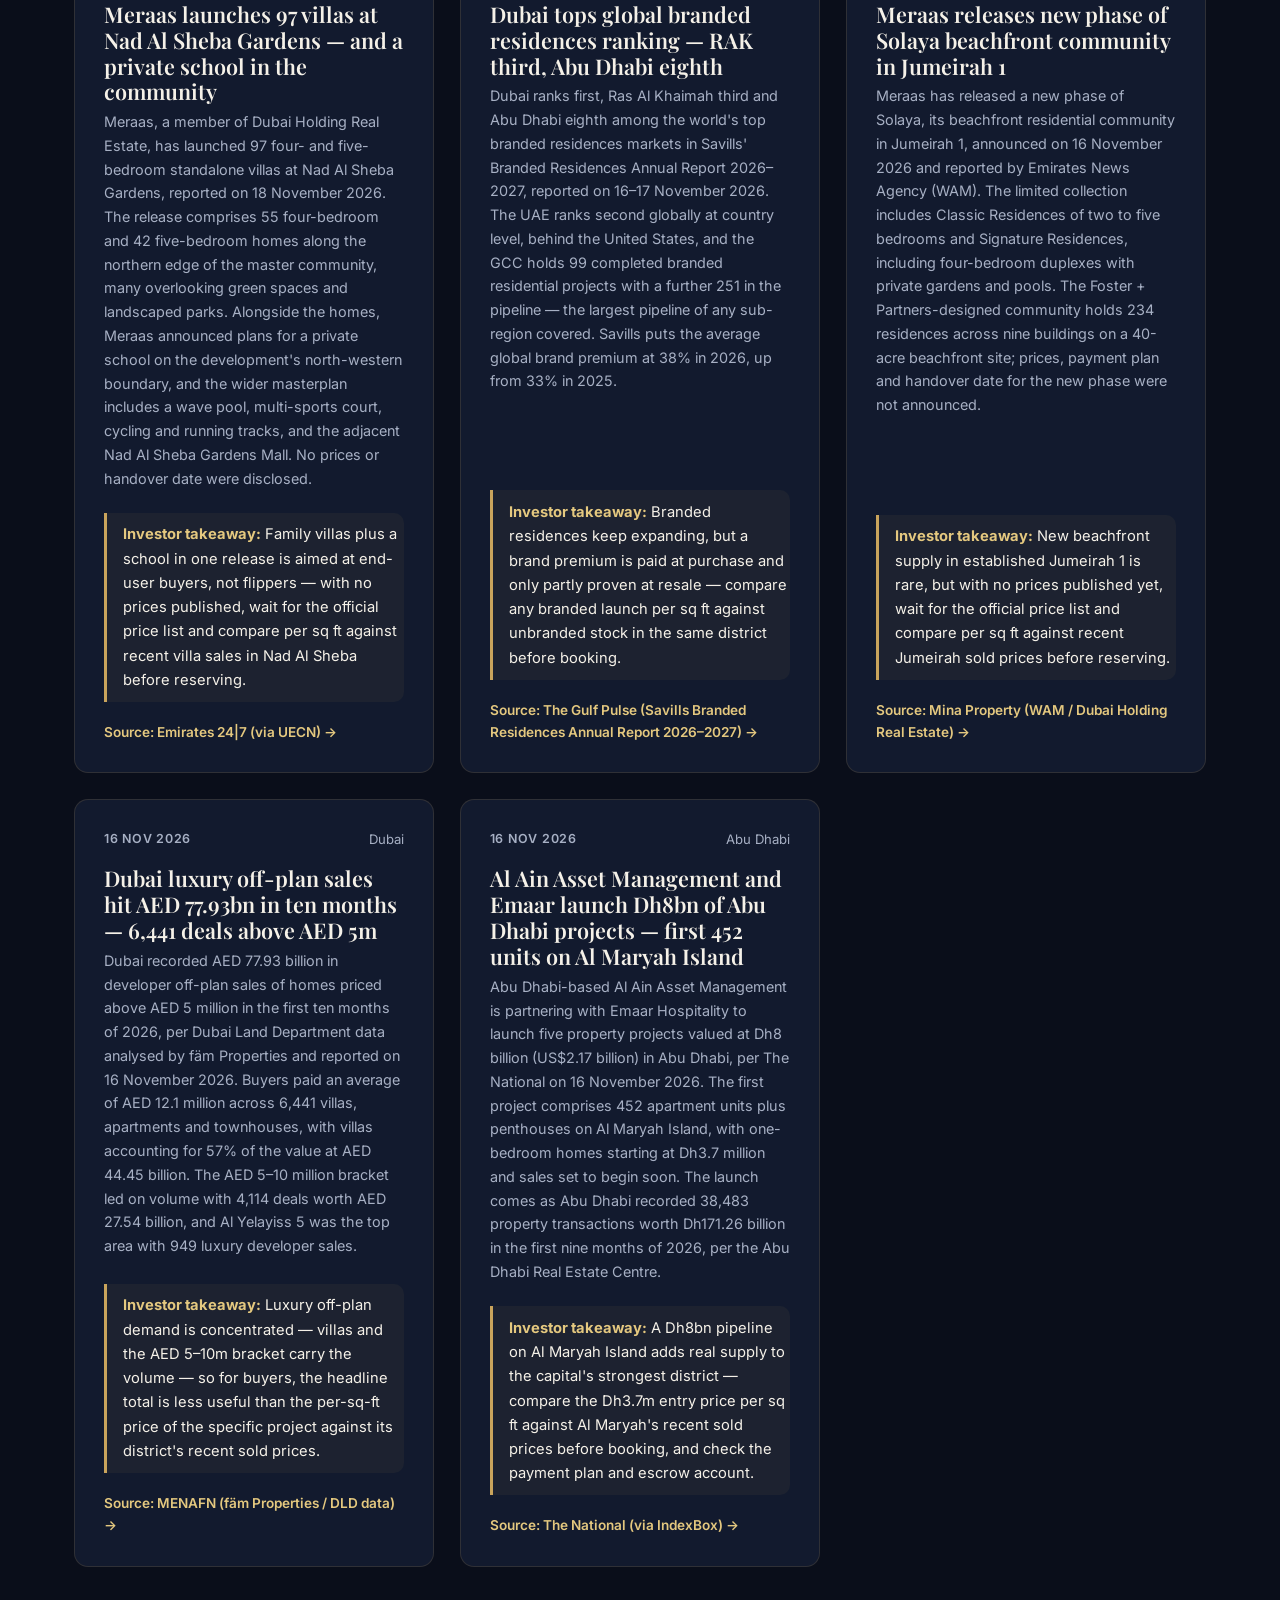
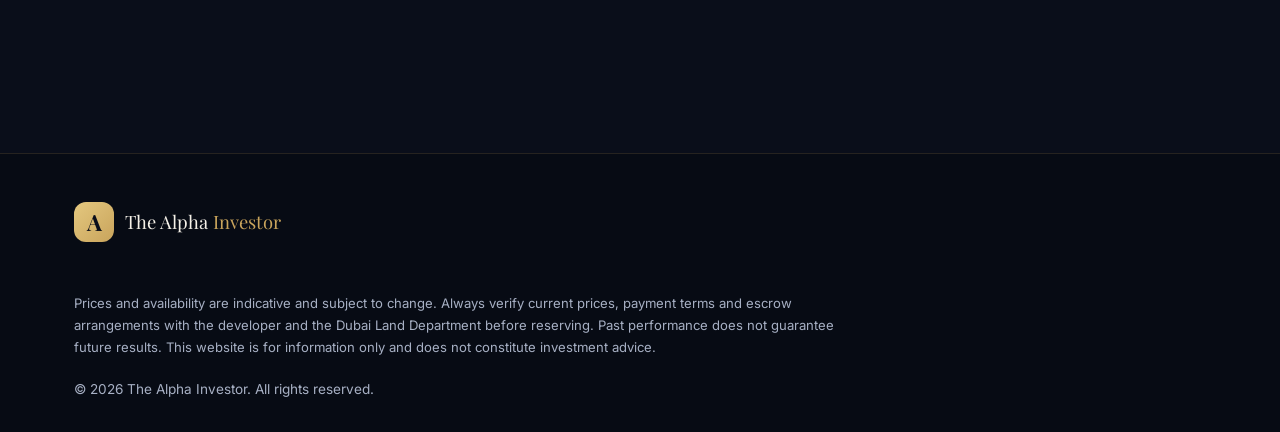
<file: news.html>
<!DOCTYPE html>
<html lang="en">
<head>
<meta charset="UTF-8">
<meta name="viewport" content="width=device-width, initial-scale=1.0">
<title>Market News — The Alpha Investor | UAE Off-Plan Property</title>
<meta name="description" content="The latest UAE property market news — Dubai, Abu Dhabi and Ras Al Khaimah off-plan updates with sourced facts and investor takeaways.">
<link rel="icon" href="data:image/svg+xml,<svg xmlns='http://www.w3.org/2000/svg' viewBox='0 0 100 100'><rect width='100' height='100' rx='18' fill='%230A0E1A'/><text x='50' y='68' font-size='52' text-anchor='middle' fill='%23C9A45C' font-family='Georgia'>A</text></svg>">
<link rel="preconnect" href="https://fonts.googleapis.com">
<link rel="preconnect" href="https://fonts.gstatic.com" crossorigin>
<link href="https://fonts.googleapis.com/css2?family=Playfair+Display:wght@500;600;700&family=Inter:wght@300;400;500;600;700&display=swap" rel="stylesheet">
<link rel="stylesheet" href="styles.css">
<style>
.page-hero{padding:150px 0 40px}
.takeaway{border-left:3px solid var(--gold);padding:.6rem 0 .6rem 1rem;margin:0 0 1.2rem;color:var(--text);font-size:.92rem;background:rgba(201,164,92,.06);border-radius:0 10px 10px 0}
.takeaway strong{color:var(--gold-soft)}
.news-source{color:var(--gold-soft);font-size:.85rem;text-decoration:none;font-weight:600;margin-top:auto}
.news-source:hover{color:var(--gold);text-decoration:underline}
.news-date{color:var(--muted);font-size:.78rem;font-weight:600;letter-spacing:.06em;text-transform:uppercase}
</style>
</head>
<body>

<!-- ============ NAV ============ -->
<header class="nav" id="nav">
  <div class="container nav-inner">
    <a href="index.html" class="brand">
      <span class="brand-mark">A</span>
      <span class="brand-text">The Alpha <em>Investor</em></span>
    </a>
    <nav class="nav-links" id="navLinks">
      <a href="index.html#projects">Projects</a>
      <a href="index.html#why">Why UAE</a>
      <a href="index.html#briefs">Investor Briefs</a>
      <a href="news.html" style="color:var(--gold-soft)">News</a>
      <a href="mortgage-calculator.html">Calculator</a>
      <a href="index.html#about">About</a>
      <a href="index.html#contact">Contact</a>
    </nav>
    <a class="btn btn-gold btn-sm nav-cta" href="https://wa.me/971568445126?text=Hi%20Usman%2C%20I%27d%20like%20to%20discuss%20UAE%20off-plan%20investment." target="_blank" rel="noopener">WhatsApp Me</a>
    <button class="nav-toggle" id="navToggle" aria-label="Menu"><span></span><span></span><span></span></button>
  </div>
</header>

<!-- ============ PAGE HERO ============ -->
<section class="page-hero">
  <div class="container">
    <p class="eyebrow reveal">Market Updates</p>
    <h1 class="reveal">UAE Property <span class="gold">News</span></h1>
    <p class="section-sub reveal">Positive market developments across Dubai, Abu Dhabi and Ras Al Khaimah — every item sourced, dated, and translated into what it means for off-plan investors.</p>
    <div class="filters reveal" id="newsFilters">
      <button class="filter active" data-filter="all">All</button>
      <button class="filter" data-filter="dubai">Dubai</button>
      <button class="filter" data-filter="abudhabi">Abu Dhabi</button>
      <button class="filter" data-filter="rak">Ras Al Khaimah</button>
      <button class="filter" data-filter="uae">UAE-wide</button>
    </div>
  </div>
</section>

<!-- ============ NEWS GRID ============ -->
<section class="section" style="padding-top:0">
  <div class="container">
    <div class="cards" id="newsCards"></div>
    <p class="fineprint reveal">News is curated from public sources for information only and does not constitute investment advice. Figures change — verify current data with the developer and the relevant Land Department before making decisions. Past performance does not guarantee future results.</p>
  </div>
</section>

<!-- ============ FLOATING WHATSAPP ============ -->
<a class="wa-float" href="https://wa.me/971568445126?text=Hi%20Usman%2C%20I%27d%20like%20to%20discuss%20UAE%20off-plan%20investment." target="_blank" rel="noopener" aria-label="Chat on WhatsApp">
  <svg viewBox="0 0 32 32" width="30" height="30" fill="#fff"><path d="M16 3C9.4 3 4 8.4 4 15c0 2.4.7 4.6 1.9 6.5L4 29l7.7-1.8c1.8 1 3.9 1.5 6 1.5h.3c6.6 0 12-5.4 12-12S22.6 3 16 3zm0 21.8c-1.9 0-3.7-.5-5.3-1.5l-.4-.2-4.6 1.1 1.2-4.4-.3-.4c-1.1-1.7-1.7-3.7-1.7-5.7C4.9 9.4 9.6 4.8 16 4.8S27.1 9.4 27.1 16 22.4 24.8 16 24.8zm5.9-8.1c-.3-.2-1.9-1-2.2-1.1-.3-.1-.5-.2-.8.2-.2.3-.9 1.1-1.1 1.3-.2.2-.4.3-.7.1-.3-.2-1.4-.5-2.6-1.6-.9-.9-1.6-1.9-1.8-2.2-.2-.3 0-.5.1-.6l.5-.6c.2-.2.2-.4.3-.6.1-.2 0-.4 0-.6L13.9 9c-.2-.5-.4-.4-.6-.4h-.5c-.2 0-.5.2-.7.3-.2.3-.9.9-.9 2.2s.9 2.5 1.1 2.7c.1.2 1.9 2.9 4.6 4 .6.3 1.1.4 1.5.6.6.2 1.2.2 1.6.1.5-.1 1.9-.8 2.2-1.5.3-.8.3-1.4.2-1.5-.1-.2-.3-.2-.7-.4z"/></svg>
</a>

<!-- ============ FOOTER ============ -->
<footer class="footer">
  <div class="container footer-inner">
    <div class="brand"><span class="brand-mark">A</span><span class="brand-text">The Alpha <em>Investor</em></span></div>
    <p class="fineprint">Prices and availability are indicative and subject to change. Always verify current prices, payment terms and escrow arrangements with the developer and the Dubai Land Department before reserving. Past performance does not guarantee future results. This website is for information only and does not constitute investment advice.</p>
    <p class="copy">&copy; <span id="year"></span> The Alpha Investor. All rights reserved.</p>
  </div>
</footer>

<script src="news-data.js?v=20261105"></script>
<script>
// Sticky nav shadow
const nav = document.getElementById('nav');
addEventListener('scroll', () => nav.classList.toggle('scrolled', scrollY > 30), {passive:true});

// Mobile menu
const toggle = document.getElementById('navToggle');
const links = document.getElementById('navLinks');
toggle.addEventListener('click', () => links.classList.toggle('open'));
links.querySelectorAll('a').forEach(a => a.addEventListener('click', () => links.classList.remove('open')));

// Footer year
document.getElementById('year').textContent = new Date().getFullYear();

// Render news cards, newest first
const grid = document.getElementById('newsCards');
function fmtDate(iso){
  const d = new Date(iso + 'T00:00:00');
  return d.toLocaleDateString('en-GB', {day:'numeric', month:'short', year:'numeric'});
}
function esc(s){
  return String(s).replace(/&/g,'&amp;').replace(/</g,'&lt;').replace(/>/g,'&gt;').replace(/"/g,'&quot;');
}
function renderNews(filter){
  const items = NEWS_ITEMS.filter(n => filter === 'all' || n.tag === filter);
  grid.innerHTML = items.map(n => `
    <article class="card reveal visible" data-emirate="${esc(n.tag)}">
      <div class="card-top"><span class="news-date">${esc(fmtDate(n.date))}</span><span class="card-emirate">${esc(n.tagLabel)}</span></div>
      <h3>${esc(n.title)}</h3>
      <p class="card-note">${esc(n.summary)}</p>
      <p class="takeaway"><strong>Investor takeaway:</strong> ${esc(n.takeaway)}</p>
      <a class="news-source" href="${esc(n.url)}" target="_blank" rel="noopener">Source: ${esc(n.source)} &rarr;</a>
    </article>`).join('') || '<p class="section-sub">No news in this category yet — check back soon.</p>';
}
const filters = document.querySelectorAll('#newsFilters .filter');
filters.forEach(btn => btn.addEventListener('click', () => {
  filters.forEach(b => b.classList.remove('active'));
  btn.classList.add('active');
  renderNews(btn.dataset.filter);
}));
renderNews('all');
</script>
</body>
</html>
</file>
<file: styles.css>
:root{
  --bg:#0A0E1A;
  --bg2:#0E1426;
  --card:#121A2E;
  --card-border:rgba(201,164,92,.16);
  --gold:#C9A45C;
  --gold-soft:#E4C87F;
  --text:#F5F1E8;
  --muted:#A7B0C4;
  --radius:14px;
  --font-display:'Playfair Display',Georgia,serif;
  --font-body:'Inter',system-ui,sans-serif;
}
*{margin:0;padding:0;box-sizing:border-box}
html{scroll-behavior:smooth}
body{background:var(--bg);color:var(--text);font-family:var(--font-body);line-height:1.65;-webkit-font-smoothing:antialiased}
.container{max-width:1180px;margin:0 auto;padding:0 24px}
h1,h2,h3{font-family:var(--font-display);line-height:1.2;font-weight:600}
h2{font-size:clamp(1.8rem,3.4vw,2.6rem);margin-bottom:.6rem}
.gold{color:var(--gold)}
.eyebrow{color:var(--gold);text-transform:uppercase;letter-spacing:.22em;font-size:.78rem;font-weight:600;margin-bottom:.9rem}
.section{padding:96px 0}
.section-alt{background:var(--bg2)}
.section-sub{color:var(--muted);max-width:640px;margin-bottom:2.4rem}
.fineprint{color:var(--muted);font-size:.82rem;margin-top:1.6rem;max-width:760px}

/* Buttons */
.btn{display:inline-block;padding:.9rem 1.9rem;border-radius:999px;font-weight:600;font-size:.95rem;text-decoration:none;cursor:pointer;border:1px solid transparent;transition:transform .18s ease,box-shadow .18s ease,background .18s ease;text-align:center}
.btn:hover{transform:translateY(-2px)}
.btn-gold{background:linear-gradient(135deg,var(--gold-soft),var(--gold));color:#0A0E1A;box-shadow:0 8px 28px rgba(201,164,92,.28)}
.btn-gold:hover{box-shadow:0 12px 34px rgba(201,164,92,.4)}
.btn-outline{border-color:rgba(201,164,92,.55);color:var(--gold-soft);background:transparent}
.btn-outline:hover{background:rgba(201,164,92,.1)}
.btn-sm{padding:.6rem 1.3rem;font-size:.85rem}
.btn-block{display:block;width:100%}

/* Nav */
.nav{position:fixed;top:0;left:0;right:0;z-index:50;transition:background .25s ease,box-shadow .25s ease}
.nav.scrolled{background:rgba(10,14,26,.88);backdrop-filter:blur(14px);box-shadow:0 4px 24px rgba(0,0,0,.35)}
.nav-inner{display:flex;align-items:center;justify-content:space-between;height:72px}
.brand{display:flex;align-items:center;gap:.7rem;text-decoration:none;color:var(--text)}
.brand-mark{width:40px;height:40px;border-radius:12px;background:linear-gradient(135deg,var(--gold-soft),var(--gold));color:#0A0E1A;font-family:var(--font-display);font-weight:700;font-size:1.4rem;display:flex;align-items:center;justify-content:center}
.brand-text{font-family:var(--font-display);font-size:1.15rem}
.brand-text em{font-style:normal;color:var(--gold)}
.nav-links{display:flex;gap:2rem}
.nav-links a{color:var(--muted);text-decoration:none;font-size:.92rem;font-weight:500;transition:color .15s}
.nav-links a:hover{color:var(--gold-soft)}
.nav-toggle{display:none;background:none;border:none;cursor:pointer;flex-direction:column;gap:5px;padding:8px}
.nav-toggle span{width:24px;height:2px;background:var(--text);display:block;border-radius:2px}

/* Hero */
.hero{position:relative;min-height:100svh;display:flex;align-items:center;overflow:hidden}
.hero-bg{position:absolute;inset:0;background:center/cover no-repeat;transform:scale(1.05)}
.hero-overlay{position:absolute;inset:0;background:linear-gradient(180deg,rgba(10,14,26,.62) 0%,rgba(10,14,26,.45) 40%,rgba(10,14,26,.94) 100%)}
.hero-content{position:relative;z-index:2;padding-top:120px;padding-bottom:80px;max-width:1180px}
.hero h1{font-size:clamp(2.4rem,5.6vw,4.4rem);margin-bottom:1.2rem;text-shadow:0 4px 30px rgba(0,0,0,.5)}
.hero-sub{font-size:1.12rem;color:#E8E2D2;max-width:620px;margin-bottom:2.2rem;font-weight:300}
.hero-ctas{display:flex;gap:1rem;flex-wrap:wrap;margin-bottom:3.4rem}
.hero-stats{display:flex;gap:3rem;flex-wrap:wrap}
.stat strong{display:block;font-family:var(--font-display);font-size:2rem;color:var(--gold-soft)}
.stat span{color:var(--muted);font-size:.88rem}

/* Strip */
.strip{background:linear-gradient(135deg,#151d33,#0E1426);border-top:1px solid var(--card-border);border-bottom:1px solid var(--card-border)}
.strip-inner{padding:1.4rem 24px;text-align:center}
.strip p{color:var(--muted);font-size:.98rem}
.strip strong{color:var(--gold-soft)}

/* Cards */
.cards{display:grid;grid-template-columns:repeat(auto-fill,minmax(320px,1fr));gap:1.6rem}
.cards.three{grid-template-columns:repeat(auto-fill,minmax(300px,1fr))}
.card{background:var(--card);border:1px solid var(--card-border);border-radius:var(--radius);padding:1.8rem;transition:transform .2s ease,border-color .2s ease,box-shadow .2s ease;display:flex;flex-direction:column}
.card:hover{transform:translateY(-5px);border-color:rgba(201,164,92,.45);box-shadow:0 18px 44px rgba(0,0,0,.4)}
.card-top{display:flex;justify-content:space-between;align-items:center;margin-bottom:1rem}
.badge{background:rgba(46,160,90,.16);color:#5FD68B;font-size:.75rem;font-weight:700;letter-spacing:.08em;text-transform:uppercase;padding:.32rem .8rem;border-radius:999px}
.card-emirate{color:var(--muted);font-size:.82rem}
.card h3{font-size:1.35rem;margin-bottom:.3rem}
.card-dev{color:var(--gold-soft);font-size:.88rem;margin-bottom:1.1rem}
.card-facts{list-style:none;margin-bottom:1rem;border-top:1px solid rgba(201,164,92,.14)}
.card-facts li{display:flex;justify-content:space-between;align-items:center;padding:.55rem 0;border-bottom:1px solid rgba(201,164,92,.14);font-size:.92rem}
.card-facts span{color:var(--muted)}
.card-facts strong{color:var(--text)}
.card-note{color:var(--muted);font-size:.9rem;margin-bottom:1.4rem;flex-grow:1}
.card .btn{margin-top:auto}
.cards.three .card p{color:var(--muted);margin:0.8rem 0 1.6rem;flex-grow:1}

/* Filters */
.filters{display:flex;gap:.7rem;flex-wrap:wrap;margin-bottom:2rem}
.filter{background:transparent;border:1px solid rgba(201,164,92,.3);color:var(--muted);padding:.55rem 1.4rem;border-radius:999px;cursor:pointer;font-size:.9rem;font-weight:500;transition:all .18s}
.filter:hover{color:var(--gold-soft);border-color:var(--gold)}
.filter.active{background:linear-gradient(135deg,var(--gold-soft),var(--gold));color:#0A0E1A;border-color:transparent;font-weight:600}
.card.hidden{display:none}

/* Drivers */
.drivers{display:grid;grid-template-columns:repeat(auto-fit,minmax(220px,1fr));gap:1.2rem;margin-top:3rem}
.driver{background:rgba(201,164,92,.06);border:1px solid var(--card-border);border-radius:var(--radius);padding:1.4rem}
.driver strong{display:block;color:var(--gold-soft);margin-bottom:.4rem;font-size:1rem}
.driver span{color:var(--muted);font-size:.9rem}

/* About */
.about-grid{display:grid;grid-template-columns:340px 1fr;gap:3.5rem;align-items:center}
.photo-placeholder{width:100%;aspect-ratio:4/5;border-radius:var(--radius);background:linear-gradient(150deg,#1A2340,#0E1426);border:1px solid var(--card-border);display:flex;align-items:center;justify-content:center;position:relative;overflow:hidden}
.photo-placeholder::after{content:'Photo coming soon';position:absolute;bottom:1.2rem;color:var(--muted);font-size:.8rem;letter-spacing:.1em;text-transform:uppercase}
.photo-placeholder span{font-family:var(--font-display);font-size:5rem;color:var(--gold);opacity:.85}
.about-role{color:var(--gold-soft);font-weight:600;margin-bottom:1.2rem}
.about-text p{color:var(--muted);margin-bottom:1rem}
.about-ctas{display:flex;gap:1rem;flex-wrap:wrap;margin-top:1.6rem}

/* Contact */
.contact-grid{display:grid;grid-template-columns:1fr 340px;gap:2.5rem;align-items:start}
.lead-form{background:var(--card);border:1px solid var(--card-border);border-radius:var(--radius);padding:2.2rem;display:flex;flex-direction:column;gap:1.2rem}
.lead-form label{display:flex;flex-direction:column;gap:.45rem;font-size:.9rem;font-weight:500;color:var(--text)}
.lead-form input,.lead-form select,.lead-form textarea{background:#0A0E1A;border:1px solid rgba(201,164,92,.25);border-radius:10px;padding:.85rem 1rem;color:var(--text);font-family:var(--font-body);font-size:.95rem;width:100%}
.lead-form input:focus,.lead-form select:focus,.lead-form textarea:focus{outline:none;border-color:var(--gold)}
.lead-form select option{background:#0A0E1A}
.contact-cards{display:flex;flex-direction:column;gap:1rem}
.contact-card{background:var(--card);border:1px solid var(--card-border);border-radius:var(--radius);padding:1.4rem;text-decoration:none;transition:transform .18s,border-color .18s;display:block}
.contact-card:hover{transform:translateY(-3px);border-color:rgba(201,164,92,.45)}
.contact-card strong{display:block;color:var(--gold-soft);margin-bottom:.2rem}
.contact-card span{color:var(--muted);font-size:.92rem}

/* Footer */
.footer{border-top:1px solid var(--card-border);padding:3rem 0 2rem;background:#070B14}
.footer-inner{display:flex;flex-direction:column;gap:1.2rem}
.footer .brand{margin-bottom:.4rem}
.copy{color:var(--muted);font-size:.85rem}

/* About photo */
.about-img{width:100%;aspect-ratio:4/5;object-fit:cover;border-radius:var(--radius);border:1px solid var(--card-border);filter:grayscale(1) contrast(1.06);box-shadow:0 24px 60px rgba(0,0,0,.5)}

/* Brief visuals */
.brief-visual{height:150px;border-radius:10px;margin-bottom:1.2rem;background-size:cover;background-position:center;border:1px solid var(--card-border)}
.brief-dubai{background-image:linear-gradient(180deg,rgba(10,14,26,.15),rgba(10,14,26,.55))}
.brief-abudhabi{background-image:linear-gradient(180deg,rgba(10,14,26,.15),rgba(10,14,26,.55))}
.brief-rak{background-image:linear-gradient(180deg,rgba(10,14,26,.15),rgba(10,14,26,.55))}

/* Newsletter */
.newsletter-inner{text-align:center;max-width:680px}
.newsletter-inner .section-sub{margin-left:auto;margin-right:auto}
.newsletter-form{display:flex;gap:.8rem;max-width:520px;margin:0 auto}
.newsletter-form input{flex:1;background:#0A0E1A;border:1px solid rgba(201,164,92,.25);border-radius:999px;padding:.9rem 1.4rem;color:var(--text);font-family:var(--font-body);font-size:.95rem}
.newsletter-form input:focus{outline:none;border-color:var(--gold)}

/* Modal */
.modal{position:fixed;inset:0;z-index:100;background:rgba(4,7,14,.78);backdrop-filter:blur(6px);display:none;align-items:center;justify-content:center;padding:20px}
.modal.open{display:flex}
.modal-box{background:var(--card);border:1px solid rgba(201,164,92,.35);border-radius:18px;padding:2.4rem;max-width:440px;width:100%;position:relative;box-shadow:0 30px 80px rgba(0,0,0,.6)}
.modal-close{position:absolute;top:14px;right:18px;background:none;border:none;color:var(--muted);font-size:1.8rem;cursor:pointer;line-height:1}
.modal-close:hover{color:var(--gold-soft)}
.modal-box h3{font-size:1.5rem;margin-bottom:.4rem}
.modal-sub{color:var(--muted);font-size:.92rem;margin-bottom:1.4rem}
.modal-box form{display:flex;flex-direction:column;gap:1rem}
.modal-box label{display:flex;flex-direction:column;gap:.45rem;font-size:.88rem;font-weight:500}
.modal-box input{background:#0A0E1A;border:1px solid rgba(201,164,92,.25);border-radius:10px;padding:.85rem 1rem;color:var(--text);font-family:var(--font-body);font-size:.95rem;width:100%}
.modal-box input:focus{outline:none;border-color:var(--gold)}
.modal-box .fineprint{margin-top:.2rem;text-align:center}

/* Floating WhatsApp */
.wa-float{position:fixed;bottom:26px;right:26px;z-index:90;width:60px;height:60px;border-radius:50%;background:#25D366;display:flex;align-items:center;justify-content:center;box-shadow:0 10px 30px rgba(37,211,102,.4);transition:transform .18s}
.wa-float:hover{transform:scale(1.08)}

/* Reveal animation */
.reveal{opacity:0;transform:translateY(26px);transition:opacity .7s ease,transform .7s ease}
.reveal.visible{opacity:1;transform:none}

/* Responsive */
@media(max-width:900px){
  .about-grid{grid-template-columns:1fr}
  .photo-placeholder{max-width:320px}
  .contact-grid{grid-template-columns:1fr}
}
@media(max-width:760px){
  .nav-links{position:fixed;top:72px;right:0;left:0;background:rgba(10,14,26,.97);backdrop-filter:blur(14px);flex-direction:column;padding:1.5rem 24px 2rem;gap:1.2rem;display:none;border-bottom:1px solid var(--card-border)}
  .nav-links.open{display:flex}
  .nav-toggle{display:flex}
  .nav-cta{display:none}
  .section{padding:72px 0}
  .hero-stats{gap:1.6rem}
  .newsletter-form{flex-direction:column}
  .newsletter-form .btn{width:100%}
}
</file>
